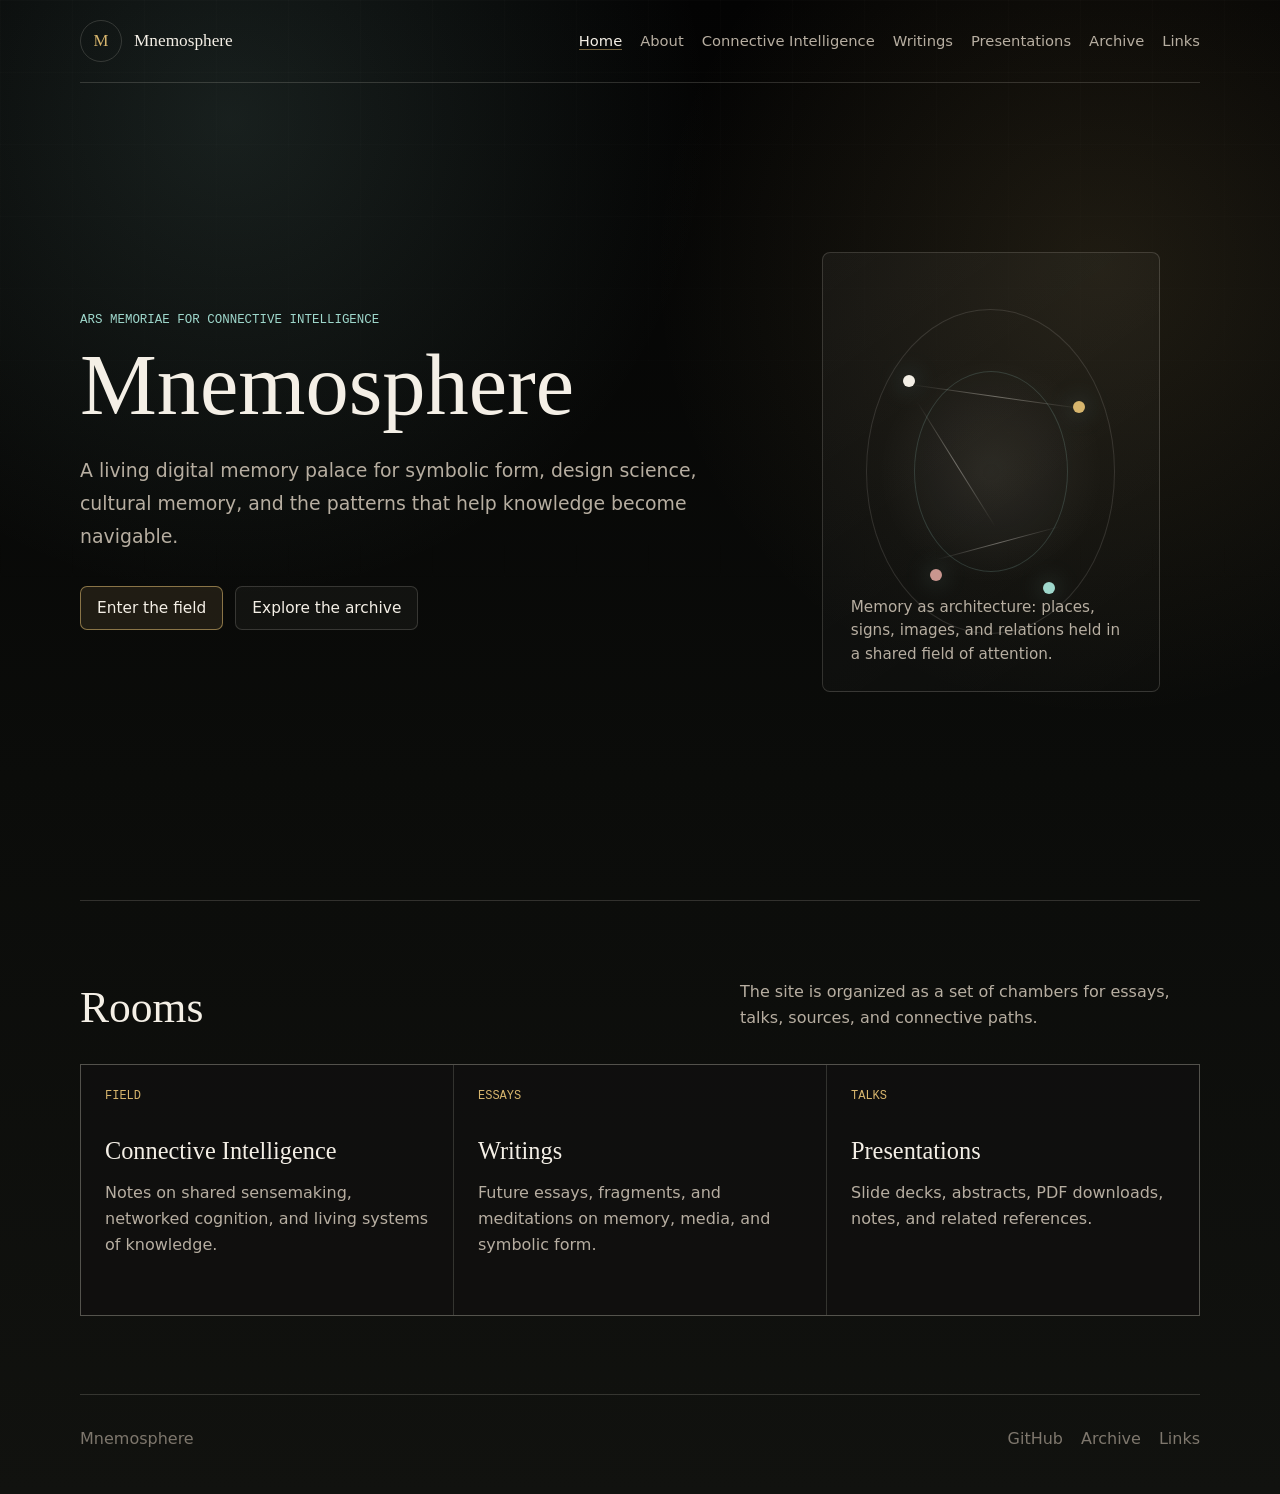
<file: index.html>
<!doctype html>
<html lang="en">
  <head>
    <meta charset="utf-8">
    <meta name="viewport" content="width=device-width, initial-scale=1">
    <title>Mnemosphere | A Living Digital Memory Palace</title>
    <meta
      name="description"
      content="Mnemosphere is a living archive of memory, symbolic form, design science, and connective intelligence."
    >
    <link rel="stylesheet" href="styles.css">
  </head>
  <body>
    <div class="page">
      <header class="topbar">
        <a class="brand" href="index.html" aria-label="Mnemosphere home">
          <span class="sigil">M</span>
          <span class="brand-name">Mnemosphere</span>
        </a>
        <nav class="nav" aria-label="Primary navigation">
          <a href="index.html" aria-current="page">Home</a>
          <a href="about.html">About</a>
          <a href="connective-intelligence.html">Connective Intelligence</a>
          <a href="writings.html">Writings</a>
          <a href="presentations.html">Presentations</a>
          <a href="archive.html">Archive</a>
          <a href="links.html">Links</a>
        </nav>
      </header>

      <main>
        <section class="hero" aria-label="Introduction">
          <div>
            <p class="kicker">Ars Memoriae for connective intelligence</p>
            <h1>Mnemosphere</h1>
            <p class="lede">
              A living digital memory palace for symbolic form, design science,
              cultural memory, and the patterns that help knowledge become
              navigable.
            </p>
            <div class="actions">
              <a class="button primary" href="about.html">Enter the field</a>
              <a class="button" href="archive.html">Explore the archive</a>
            </div>
          </div>

          <figure class="memory-map" aria-label="Abstract memory map">
            <span class="line a"></span>
            <span class="line b"></span>
            <span class="line c"></span>
            <span class="node one"></span>
            <span class="node two"></span>
            <span class="node three"></span>
            <span class="node four"></span>
            <figcaption class="map-label">
              Memory as architecture: places, signs, images, and relations held
              in a shared field of attention.
            </figcaption>
          </figure>
        </section>

        <section aria-labelledby="rooms-title">
          <div class="section-head">
            <h2 id="rooms-title">Rooms</h2>
            <p class="section-note">
              The site is organized as a set of chambers for essays, talks,
              sources, and connective paths.
            </p>
          </div>
          <div class="card-grid">
            <a class="card" href="connective-intelligence.html">
              <span class="meta">Field</span>
              <h3>Connective Intelligence</h3>
              <p>Notes on shared sensemaking, networked cognition, and living systems of knowledge.</p>
            </a>
            <a class="card" href="writings.html">
              <span class="meta">Essays</span>
              <h3>Writings</h3>
              <p>Future essays, fragments, and meditations on memory, media, and symbolic form.</p>
            </a>
            <a class="card" href="presentations.html">
              <span class="meta">Talks</span>
              <h3>Presentations</h3>
              <p>Slide decks, abstracts, PDF downloads, notes, and related references.</p>
            </a>
          </div>
        </section>
      </main>

      <footer>
        <span>Mnemosphere</span>
        <div class="footer-links">
          <a class="inline-link" href="https://github.com/bonnie-devarco/mnemosphere">GitHub</a>
          <a class="inline-link" href="archive.html">Archive</a>
          <a class="inline-link" href="links.html">Links</a>
        </div>
      </footer>
    </div>
  </body>
</html>
</file>
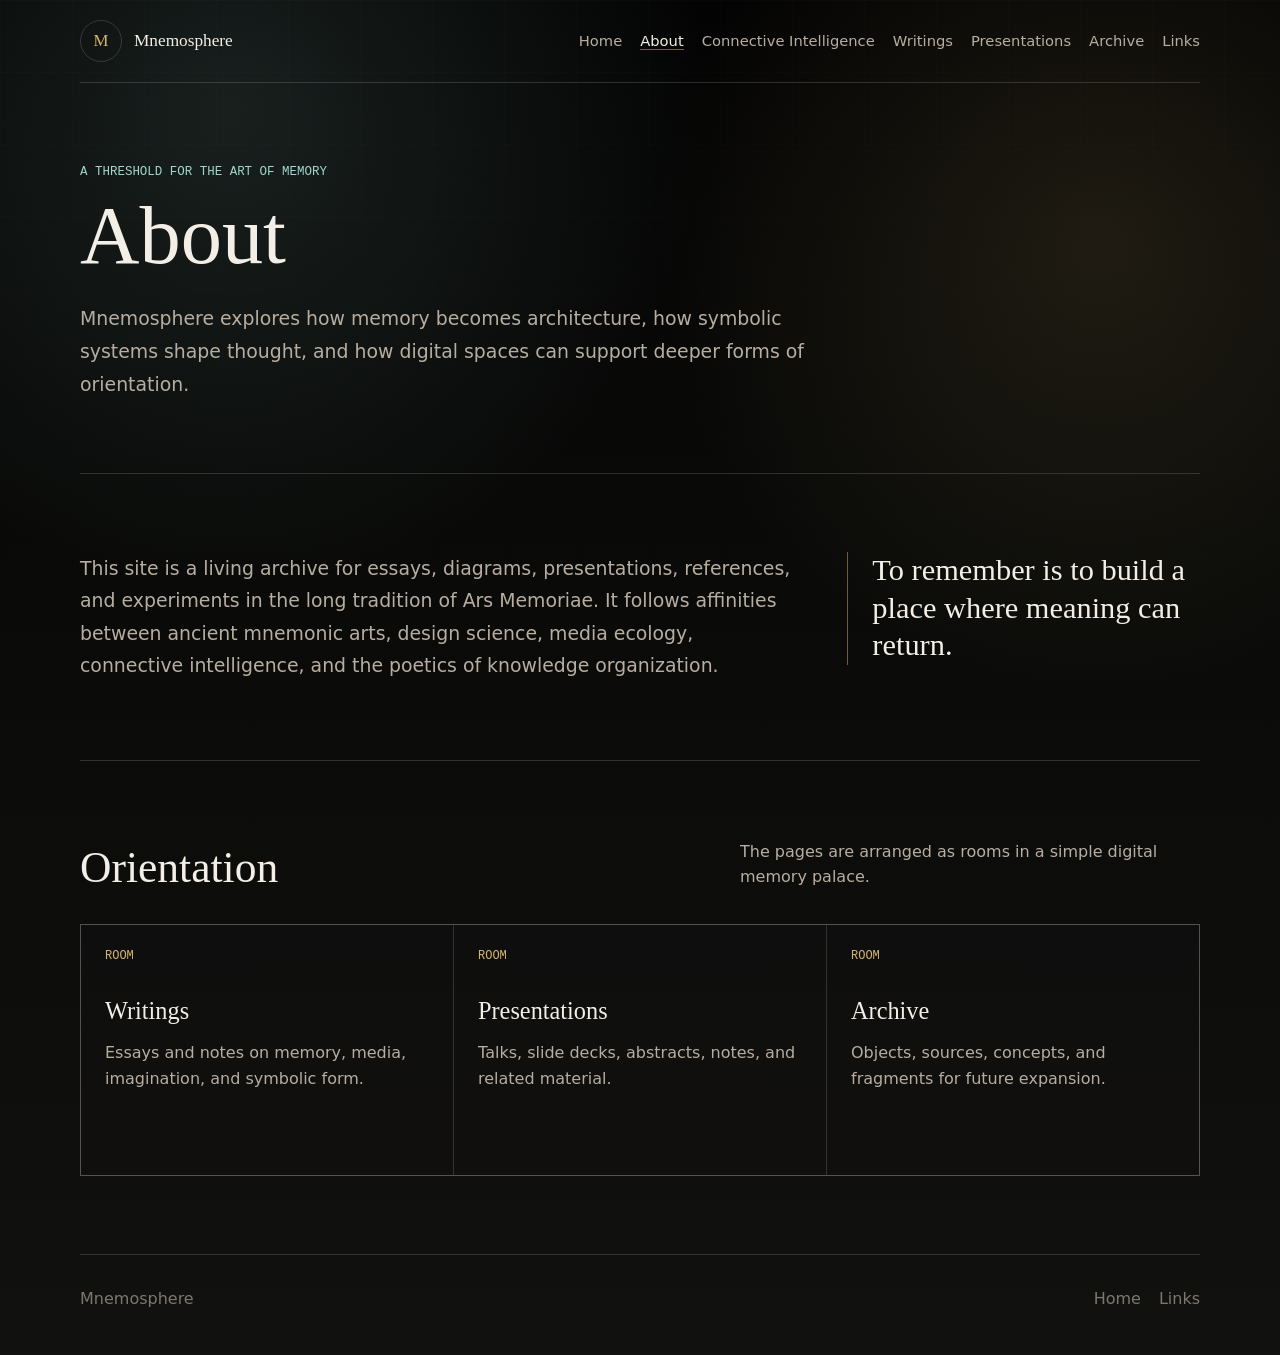
<file: about.html>
<!doctype html>
<html lang="en">
  <head>
    <meta charset="utf-8">
    <meta name="viewport" content="width=device-width, initial-scale=1">
    <title>About | Mnemosphere</title>
    <meta
      name="description"
      content="About Mnemosphere, a living digital memory palace for memory, symbolic form, design science, and connective intelligence."
    >
    <link rel="stylesheet" href="styles.css">
  </head>
  <body>
    <div class="page">
      <header class="topbar">
        <a class="brand" href="index.html" aria-label="Mnemosphere home">
          <span class="sigil">M</span>
          <span class="brand-name">Mnemosphere</span>
        </a>
        <nav class="nav" aria-label="Primary navigation">
          <a href="index.html">Home</a>
          <a href="about.html" aria-current="page">About</a>
          <a href="connective-intelligence.html">Connective Intelligence</a>
          <a href="writings.html">Writings</a>
          <a href="presentations.html">Presentations</a>
          <a href="archive.html">Archive</a>
          <a href="links.html">Links</a>
        </nav>
      </header>

      <main>
        <section class="page-hero">
          <p class="kicker">A threshold for the art of memory</p>
          <h1>About</h1>
          <p class="lede">
            Mnemosphere explores how memory becomes architecture, how symbolic
            systems shape thought, and how digital spaces can support deeper
            forms of orientation.
          </p>
        </section>

        <section class="content-section">
          <div class="two-column">
            <p class="wide-copy">
              This site is a living archive for essays, diagrams, presentations,
              references, and experiments in the long tradition of Ars Memoriae.
              It follows affinities between ancient mnemonic arts, design
              science, media ecology, connective intelligence, and the poetics of
              knowledge organization.
            </p>
            <blockquote class="quote">
              To remember is to build a place where meaning can return.
            </blockquote>
          </div>
        </section>

        <section class="content-section">
          <div class="section-head">
            <h2>Orientation</h2>
            <p class="section-note">
              The pages are arranged as rooms in a simple digital memory palace.
            </p>
          </div>
          <div class="card-grid">
            <a class="card" href="writings.html">
              <span class="meta">Room</span>
              <h3>Writings</h3>
              <p>Essays and notes on memory, media, imagination, and symbolic form.</p>
            </a>
            <a class="card" href="presentations.html">
              <span class="meta">Room</span>
              <h3>Presentations</h3>
              <p>Talks, slide decks, abstracts, notes, and related material.</p>
            </a>
            <a class="card" href="archive.html">
              <span class="meta">Room</span>
              <h3>Archive</h3>
              <p>Objects, sources, concepts, and fragments for future expansion.</p>
            </a>
          </div>
        </section>
      </main>

      <footer>
        <span>Mnemosphere</span>
        <div class="footer-links">
          <a class="inline-link" href="index.html">Home</a>
          <a class="inline-link" href="links.html">Links</a>
        </div>
      </footer>
    </div>
  </body>
</html>
</file>
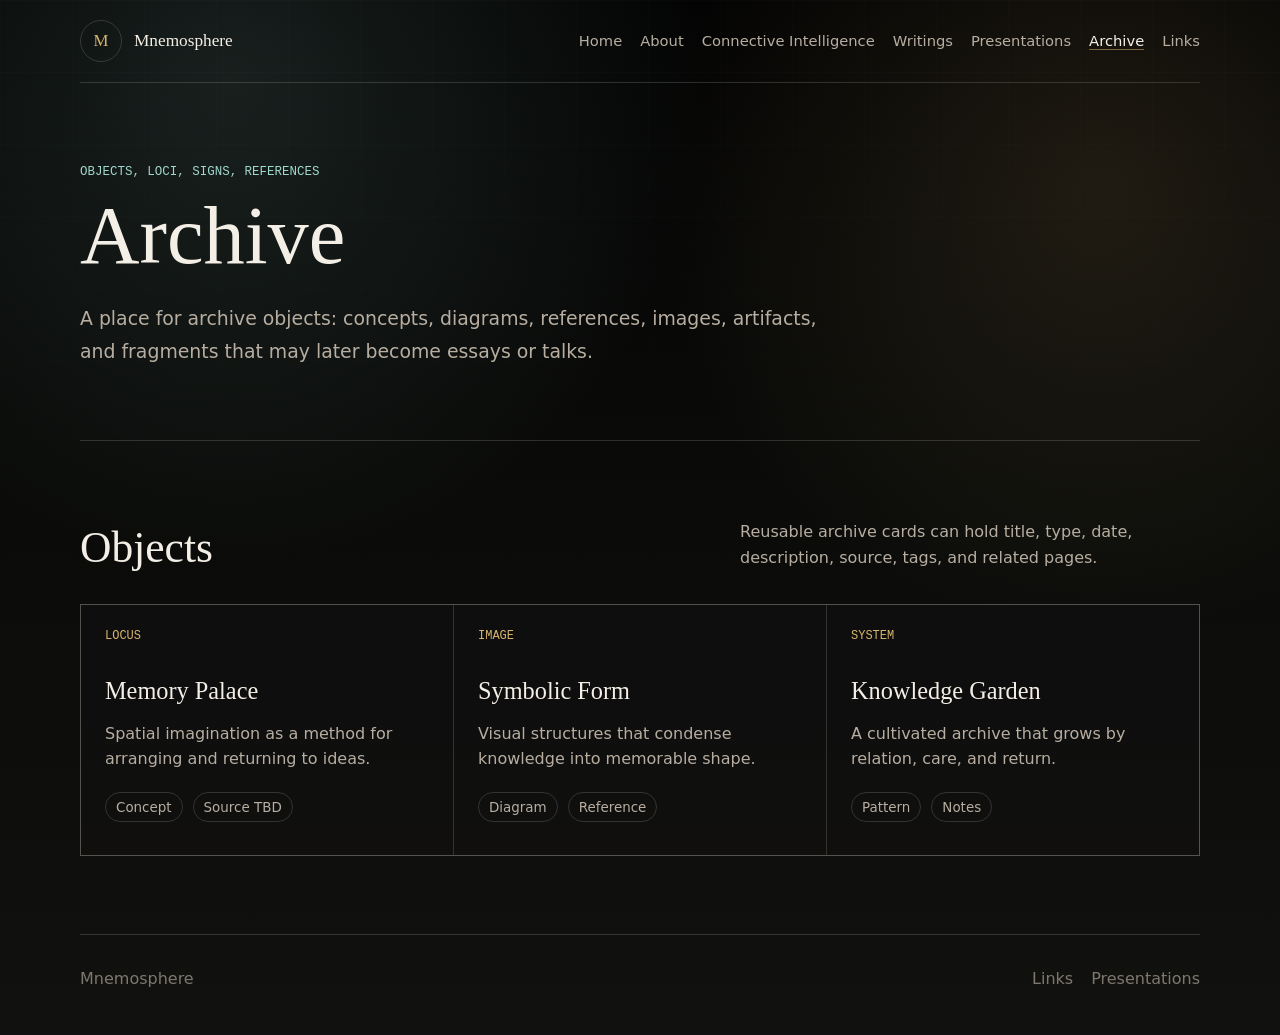
<file: archive.html>
<!doctype html>
<html lang="en">
  <head>
    <meta charset="utf-8">
    <meta name="viewport" content="width=device-width, initial-scale=1">
    <title>Archive | Mnemosphere</title>
    <meta
      name="description"
      content="Archive objects and reference placeholders for the Mnemosphere memory palace."
    >
    <link rel="stylesheet" href="styles.css">
  </head>
  <body>
    <div class="page">
      <header class="topbar">
        <a class="brand" href="index.html" aria-label="Mnemosphere home">
          <span class="sigil">M</span>
          <span class="brand-name">Mnemosphere</span>
        </a>
        <nav class="nav" aria-label="Primary navigation">
          <a href="index.html">Home</a>
          <a href="about.html">About</a>
          <a href="connective-intelligence.html">Connective Intelligence</a>
          <a href="writings.html">Writings</a>
          <a href="presentations.html">Presentations</a>
          <a href="archive.html" aria-current="page">Archive</a>
          <a href="links.html">Links</a>
        </nav>
      </header>

      <main>
        <section class="page-hero">
          <p class="kicker">Objects, loci, signs, references</p>
          <h1>Archive</h1>
          <p class="lede">
            A place for archive objects: concepts, diagrams, references, images,
            artifacts, and fragments that may later become essays or talks.
          </p>
        </section>

        <section class="content-section">
          <div class="section-head">
            <h2>Objects</h2>
            <p class="section-note">
              Reusable archive cards can hold title, type, date, description,
              source, tags, and related pages.
            </p>
          </div>
          <div class="card-grid">
            <article class="card">
              <span class="meta">Locus</span>
              <h3>Memory Palace</h3>
              <p>Spatial imagination as a method for arranging and returning to ideas.</p>
              <div class="card-links">
                <span class="tag">Concept</span>
                <span class="tag">Source TBD</span>
              </div>
            </article>
            <article class="card">
              <span class="meta">Image</span>
              <h3>Symbolic Form</h3>
              <p>Visual structures that condense knowledge into memorable shape.</p>
              <div class="card-links">
                <span class="tag">Diagram</span>
                <span class="tag">Reference</span>
              </div>
            </article>
            <article class="card">
              <span class="meta">System</span>
              <h3>Knowledge Garden</h3>
              <p>A cultivated archive that grows by relation, care, and return.</p>
              <div class="card-links">
                <span class="tag">Pattern</span>
                <span class="tag">Notes</span>
              </div>
            </article>
          </div>
        </section>
      </main>

      <footer>
        <span>Mnemosphere</span>
        <div class="footer-links">
          <a class="inline-link" href="links.html">Links</a>
          <a class="inline-link" href="presentations.html">Presentations</a>
        </div>
      </footer>
    </div>
  </body>
</html>
</file>
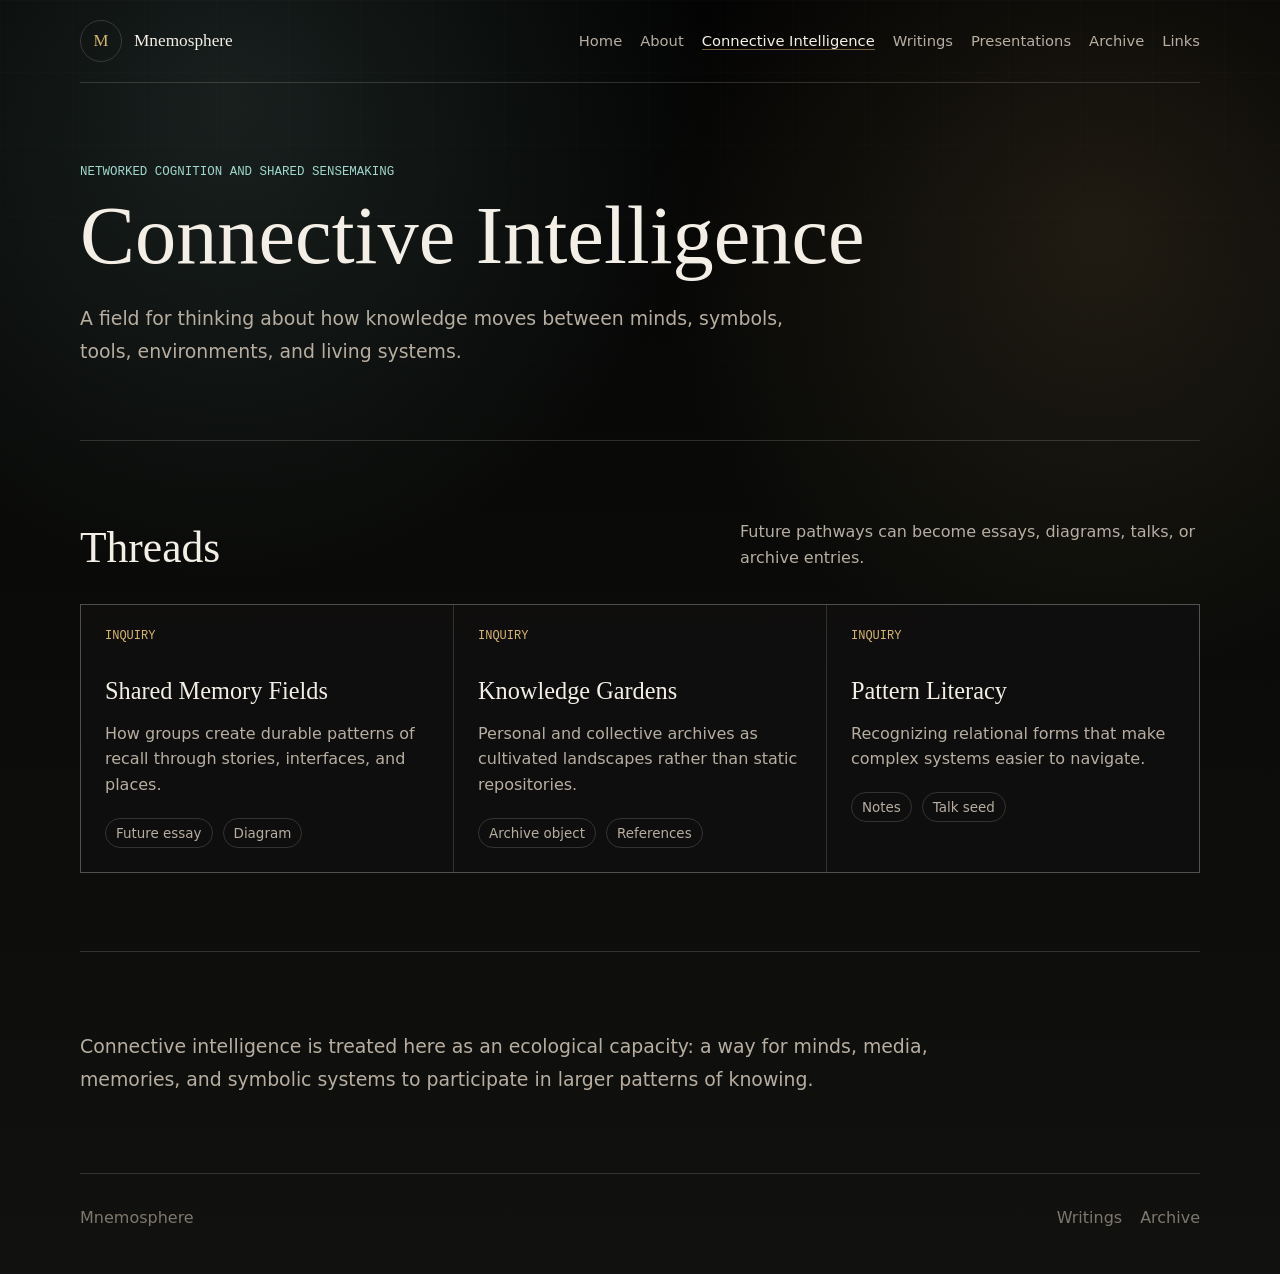
<file: connective-intelligence.html>
<!doctype html>
<html lang="en">
  <head>
    <meta charset="utf-8">
    <meta name="viewport" content="width=device-width, initial-scale=1">
    <title>Connective Intelligence | Mnemosphere</title>
    <meta
      name="description"
      content="Connective intelligence notes and pathways in the Mnemosphere archive."
    >
    <link rel="stylesheet" href="styles.css">
  </head>
  <body>
    <div class="page">
      <header class="topbar">
        <a class="brand" href="index.html" aria-label="Mnemosphere home">
          <span class="sigil">M</span>
          <span class="brand-name">Mnemosphere</span>
        </a>
        <nav class="nav" aria-label="Primary navigation">
          <a href="index.html">Home</a>
          <a href="about.html">About</a>
          <a href="connective-intelligence.html" aria-current="page">Connective Intelligence</a>
          <a href="writings.html">Writings</a>
          <a href="presentations.html">Presentations</a>
          <a href="archive.html">Archive</a>
          <a href="links.html">Links</a>
        </nav>
      </header>

      <main>
        <section class="page-hero">
          <p class="kicker">Networked cognition and shared sensemaking</p>
          <h1>Connective Intelligence</h1>
          <p class="lede">
            A field for thinking about how knowledge moves between minds,
            symbols, tools, environments, and living systems.
          </p>
        </section>

        <section class="content-section">
          <div class="section-head">
            <h2>Threads</h2>
            <p class="section-note">
              Future pathways can become essays, diagrams, talks, or archive entries.
            </p>
          </div>
          <div class="card-grid">
            <article class="card">
              <span class="meta">Inquiry</span>
              <h3>Shared Memory Fields</h3>
              <p>How groups create durable patterns of recall through stories, interfaces, and places.</p>
              <div class="card-links">
                <span class="tag">Future essay</span>
                <span class="tag">Diagram</span>
              </div>
            </article>
            <article class="card">
              <span class="meta">Inquiry</span>
              <h3>Knowledge Gardens</h3>
              <p>Personal and collective archives as cultivated landscapes rather than static repositories.</p>
              <div class="card-links">
                <span class="tag">Archive object</span>
                <span class="tag">References</span>
              </div>
            </article>
            <article class="card">
              <span class="meta">Inquiry</span>
              <h3>Pattern Literacy</h3>
              <p>Recognizing relational forms that make complex systems easier to navigate.</p>
              <div class="card-links">
                <span class="tag">Notes</span>
                <span class="tag">Talk seed</span>
              </div>
            </article>
          </div>
        </section>

        <section class="content-section">
          <p class="wide-copy">
            Connective intelligence is treated here as an ecological capacity:
            a way for minds, media, memories, and symbolic systems to participate
            in larger patterns of knowing.
          </p>
        </section>
      </main>

      <footer>
        <span>Mnemosphere</span>
        <div class="footer-links">
          <a class="inline-link" href="writings.html">Writings</a>
          <a class="inline-link" href="archive.html">Archive</a>
        </div>
      </footer>
    </div>
  </body>
</html>
</file>
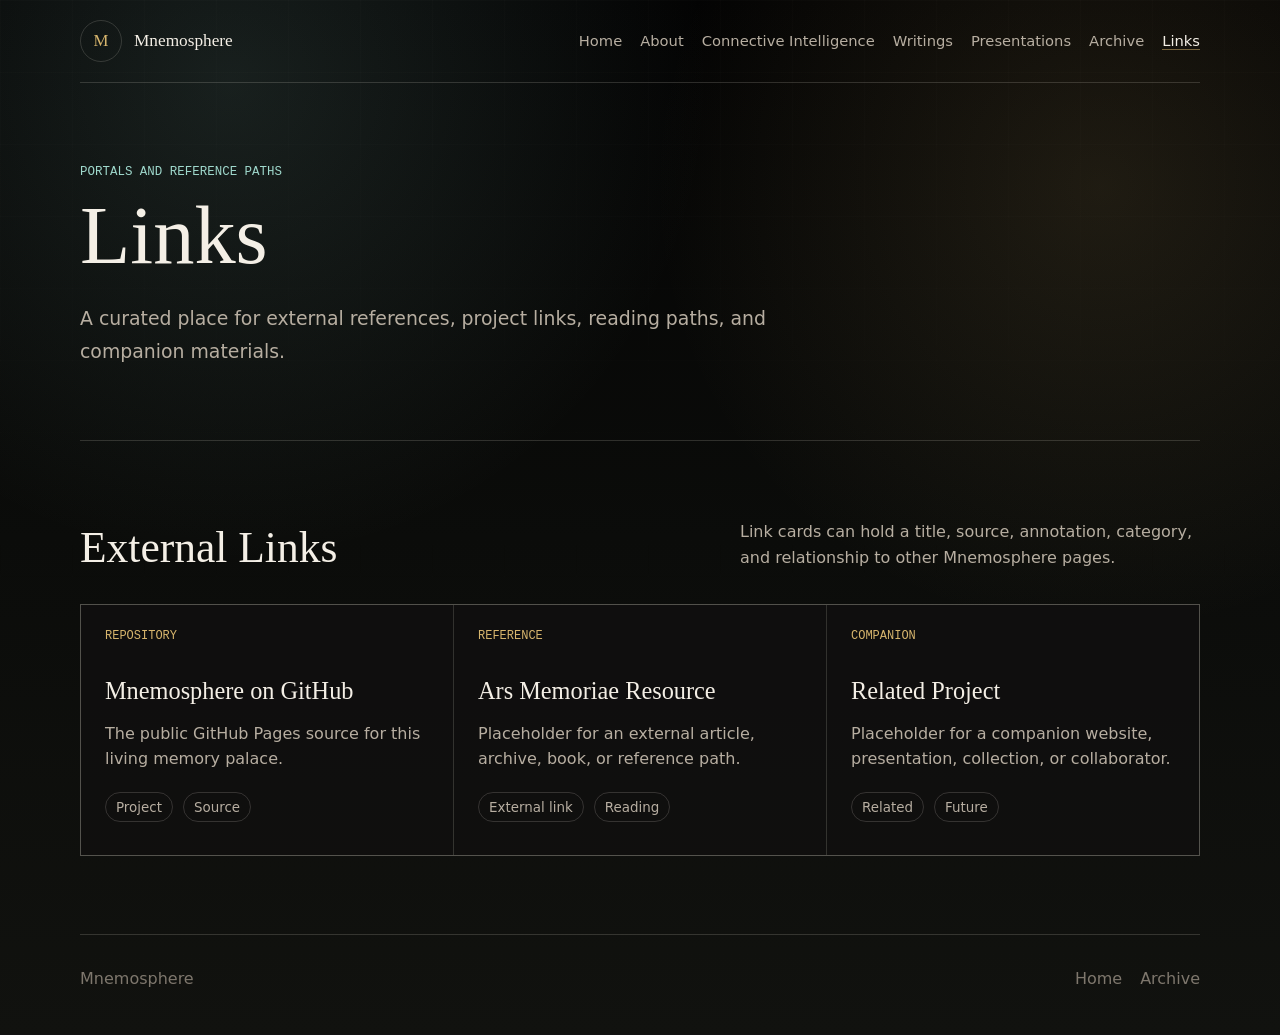
<file: links.html>
<!doctype html>
<html lang="en">
  <head>
    <meta charset="utf-8">
    <meta name="viewport" content="width=device-width, initial-scale=1">
    <title>Links | Mnemosphere</title>
    <meta
      name="description"
      content="External links and references for the Mnemosphere memory palace."
    >
    <link rel="stylesheet" href="styles.css">
  </head>
  <body>
    <div class="page">
      <header class="topbar">
        <a class="brand" href="index.html" aria-label="Mnemosphere home">
          <span class="sigil">M</span>
          <span class="brand-name">Mnemosphere</span>
        </a>
        <nav class="nav" aria-label="Primary navigation">
          <a href="index.html">Home</a>
          <a href="about.html">About</a>
          <a href="connective-intelligence.html">Connective Intelligence</a>
          <a href="writings.html">Writings</a>
          <a href="presentations.html">Presentations</a>
          <a href="archive.html">Archive</a>
          <a href="links.html" aria-current="page">Links</a>
        </nav>
      </header>

      <main>
        <section class="page-hero">
          <p class="kicker">Portals and reference paths</p>
          <h1>Links</h1>
          <p class="lede">
            A curated place for external references, project links, reading
            paths, and companion materials.
          </p>
        </section>

        <section class="content-section">
          <div class="section-head">
            <h2>External Links</h2>
            <p class="section-note">
              Link cards can hold a title, source, annotation, category, and
              relationship to other Mnemosphere pages.
            </p>
          </div>
          <div class="card-grid">
            <a class="card" href="https://github.com/bonnie-devarco/mnemosphere">
              <span class="meta">Repository</span>
              <h3>Mnemosphere on GitHub</h3>
              <p>The public GitHub Pages source for this living memory palace.</p>
              <div class="card-links">
                <span class="tag">Project</span>
                <span class="tag">Source</span>
              </div>
            </a>
            <article class="card">
              <span class="meta">Reference</span>
              <h3>Ars Memoriae Resource</h3>
              <p>Placeholder for an external article, archive, book, or reference path.</p>
              <div class="card-links">
                <span class="tag">External link</span>
                <span class="tag">Reading</span>
              </div>
            </article>
            <article class="card">
              <span class="meta">Companion</span>
              <h3>Related Project</h3>
              <p>Placeholder for a companion website, presentation, collection, or collaborator.</p>
              <div class="card-links">
                <span class="tag">Related</span>
                <span class="tag">Future</span>
              </div>
            </article>
          </div>
        </section>
      </main>

      <footer>
        <span>Mnemosphere</span>
        <div class="footer-links">
          <a class="inline-link" href="index.html">Home</a>
          <a class="inline-link" href="archive.html">Archive</a>
        </div>
      </footer>
    </div>
  </body>
</html>
</file>
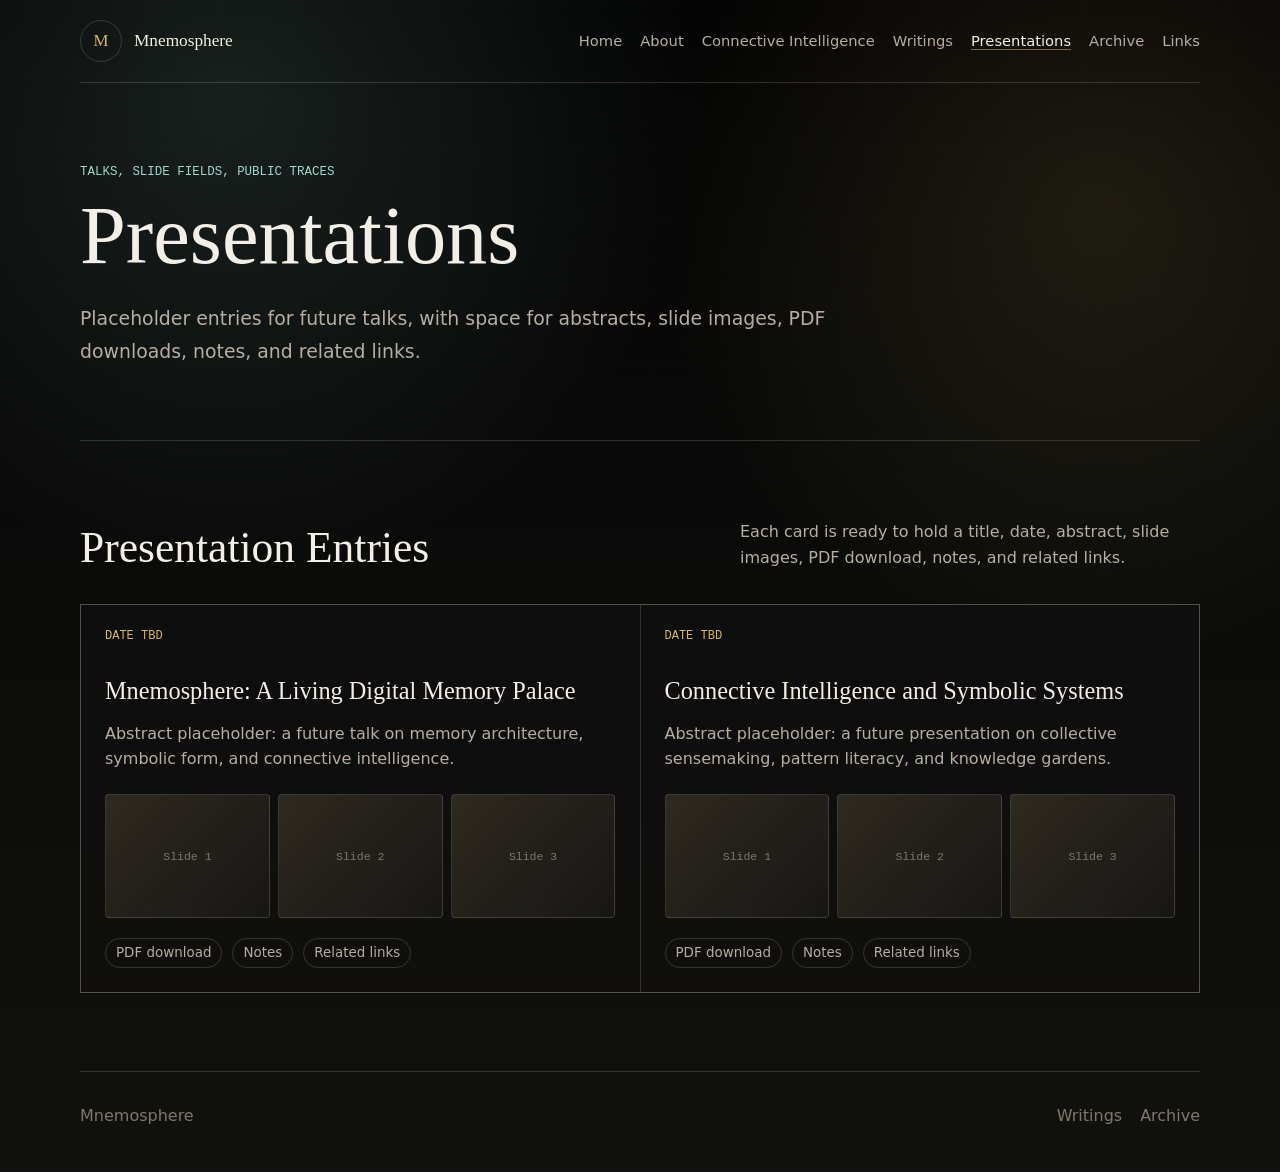
<file: presentations.html>
<!doctype html>
<html lang="en">
  <head>
    <meta charset="utf-8">
    <meta name="viewport" content="width=device-width, initial-scale=1">
    <title>Presentations | Mnemosphere</title>
    <meta
      name="description"
      content="Presentation placeholders for Mnemosphere talks, slide images, abstracts, PDFs, notes, and related links."
    >
    <link rel="stylesheet" href="styles.css">
  </head>
  <body>
    <div class="page">
      <header class="topbar">
        <a class="brand" href="index.html" aria-label="Mnemosphere home">
          <span class="sigil">M</span>
          <span class="brand-name">Mnemosphere</span>
        </a>
        <nav class="nav" aria-label="Primary navigation">
          <a href="index.html">Home</a>
          <a href="about.html">About</a>
          <a href="connective-intelligence.html">Connective Intelligence</a>
          <a href="writings.html">Writings</a>
          <a href="presentations.html" aria-current="page">Presentations</a>
          <a href="archive.html">Archive</a>
          <a href="links.html">Links</a>
        </nav>
      </header>

      <main>
        <section class="page-hero">
          <p class="kicker">Talks, slide fields, public traces</p>
          <h1>Presentations</h1>
          <p class="lede">
            Placeholder entries for future talks, with space for abstracts,
            slide images, PDF downloads, notes, and related links.
          </p>
        </section>

        <section class="content-section">
          <div class="section-head">
            <h2>Presentation Entries</h2>
            <p class="section-note">
              Each card is ready to hold a title, date, abstract, slide images,
              PDF download, notes, and related links.
            </p>
          </div>
          <div class="card-grid two">
            <article class="card presentation-card">
              <span class="meta">Date TBD</span>
              <h3>Mnemosphere: A Living Digital Memory Palace</h3>
              <p>
                Abstract placeholder: a future talk on memory architecture,
                symbolic form, and connective intelligence.
              </p>
              <div class="slide-strip" aria-label="Slide image placeholders">
                <span class="slide">Slide 1</span>
                <span class="slide">Slide 2</span>
                <span class="slide">Slide 3</span>
              </div>
              <div class="card-links">
                <span class="tag">PDF download</span>
                <span class="tag">Notes</span>
                <span class="tag">Related links</span>
              </div>
            </article>

            <article class="card presentation-card">
              <span class="meta">Date TBD</span>
              <h3>Connective Intelligence and Symbolic Systems</h3>
              <p>
                Abstract placeholder: a future presentation on collective
                sensemaking, pattern literacy, and knowledge gardens.
              </p>
              <div class="slide-strip" aria-label="Slide image placeholders">
                <span class="slide">Slide 1</span>
                <span class="slide">Slide 2</span>
                <span class="slide">Slide 3</span>
              </div>
              <div class="card-links">
                <span class="tag">PDF download</span>
                <span class="tag">Notes</span>
                <span class="tag">Related links</span>
              </div>
            </article>
          </div>
        </section>
      </main>

      <footer>
        <span>Mnemosphere</span>
        <div class="footer-links">
          <a class="inline-link" href="writings.html">Writings</a>
          <a class="inline-link" href="archive.html">Archive</a>
        </div>
      </footer>
    </div>
  </body>
</html>
</file>
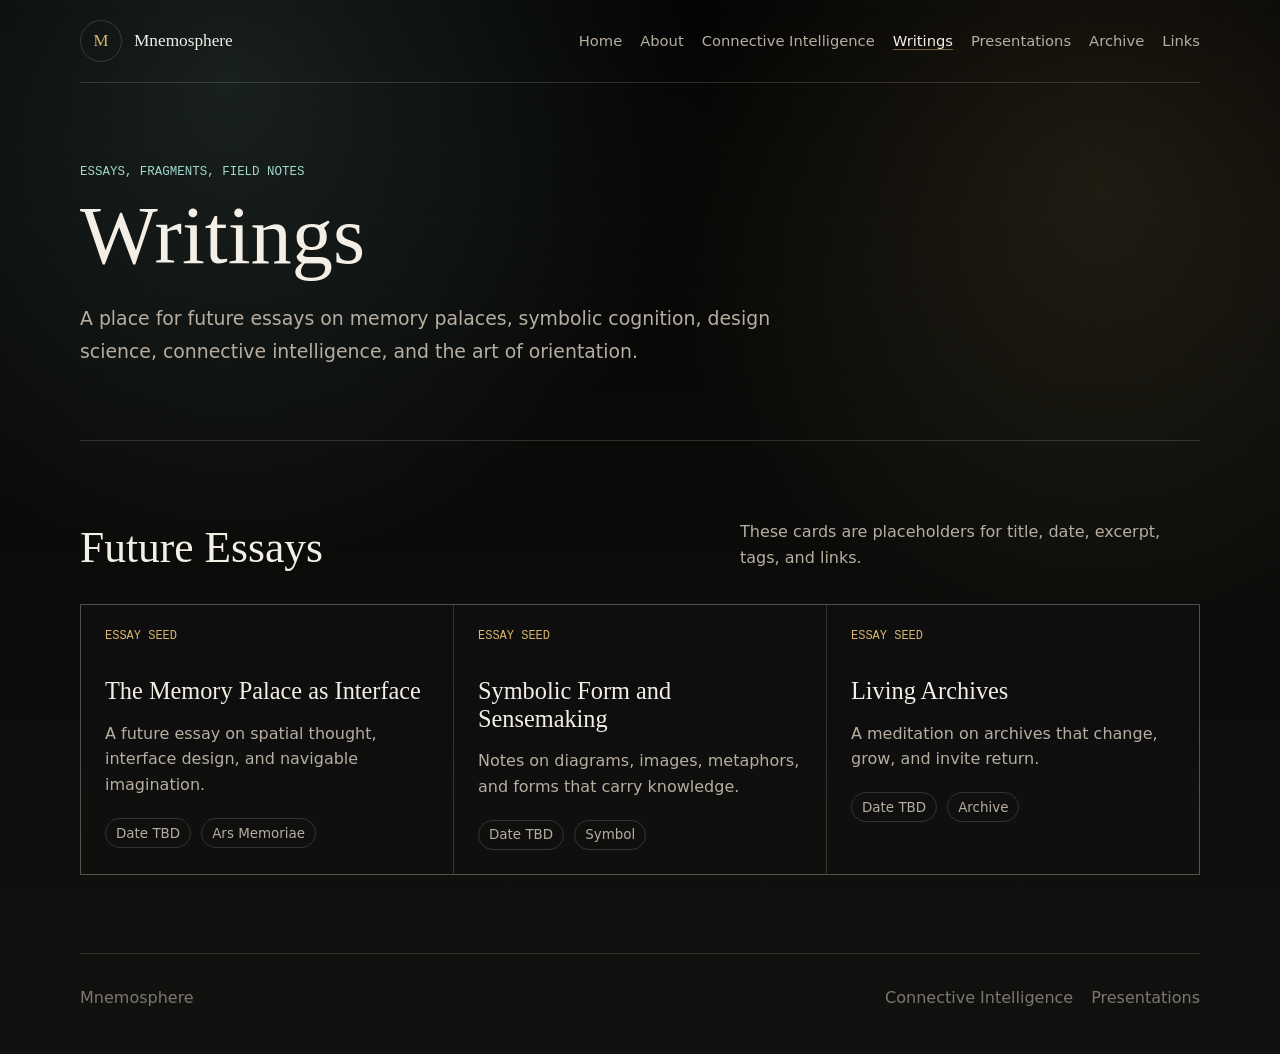
<file: writings.html>
<!doctype html>
<html lang="en">
  <head>
    <meta charset="utf-8">
    <meta name="viewport" content="width=device-width, initial-scale=1">
    <title>Writings | Mnemosphere</title>
    <meta
      name="description"
      content="Future essays and fragments from the Mnemosphere memory palace."
    >
    <link rel="stylesheet" href="styles.css">
  </head>
  <body>
    <div class="page">
      <header class="topbar">
        <a class="brand" href="index.html" aria-label="Mnemosphere home">
          <span class="sigil">M</span>
          <span class="brand-name">Mnemosphere</span>
        </a>
        <nav class="nav" aria-label="Primary navigation">
          <a href="index.html">Home</a>
          <a href="about.html">About</a>
          <a href="connective-intelligence.html">Connective Intelligence</a>
          <a href="writings.html" aria-current="page">Writings</a>
          <a href="presentations.html">Presentations</a>
          <a href="archive.html">Archive</a>
          <a href="links.html">Links</a>
        </nav>
      </header>

      <main>
        <section class="page-hero">
          <p class="kicker">Essays, fragments, field notes</p>
          <h1>Writings</h1>
          <p class="lede">
            A place for future essays on memory palaces, symbolic cognition,
            design science, connective intelligence, and the art of orientation.
          </p>
        </section>

        <section class="content-section">
          <div class="section-head">
            <h2>Future Essays</h2>
            <p class="section-note">
              These cards are placeholders for title, date, excerpt, tags, and links.
            </p>
          </div>
          <div class="card-grid">
            <article class="card">
              <span class="meta">Essay seed</span>
              <h3>The Memory Palace as Interface</h3>
              <p>A future essay on spatial thought, interface design, and navigable imagination.</p>
              <div class="card-links">
                <span class="tag">Date TBD</span>
                <span class="tag">Ars Memoriae</span>
              </div>
            </article>
            <article class="card">
              <span class="meta">Essay seed</span>
              <h3>Symbolic Form and Sensemaking</h3>
              <p>Notes on diagrams, images, metaphors, and forms that carry knowledge.</p>
              <div class="card-links">
                <span class="tag">Date TBD</span>
                <span class="tag">Symbol</span>
              </div>
            </article>
            <article class="card">
              <span class="meta">Essay seed</span>
              <h3>Living Archives</h3>
              <p>A meditation on archives that change, grow, and invite return.</p>
              <div class="card-links">
                <span class="tag">Date TBD</span>
                <span class="tag">Archive</span>
              </div>
            </article>
          </div>
        </section>
      </main>

      <footer>
        <span>Mnemosphere</span>
        <div class="footer-links">
          <a class="inline-link" href="connective-intelligence.html">Connective Intelligence</a>
          <a class="inline-link" href="presentations.html">Presentations</a>
        </div>
      </footer>
    </div>
  </body>
</html>
</file>
<file: styles.css>
:root {
  color-scheme: dark;
  --ink: #f4efe6;
  --muted: #b7aea1;
  --quiet: #7e776d;
  --black: #050504;
  --deep: #10120f;
  --panel: rgba(5, 5, 4, 0.76);
  --line: rgba(244, 239, 230, 0.16);
  --gold: #d7b56d;
  --aqua: #9fd8cc;
  --rose: #c9968f;
  --max: 1120px;
}

* {
  box-sizing: border-box;
}

html {
  scroll-behavior: smooth;
}

body {
  margin: 0;
  min-height: 100vh;
  background:
    radial-gradient(circle at 18% 8%, rgba(159, 216, 204, 0.13), transparent 30rem),
    radial-gradient(circle at 86% 18%, rgba(215, 181, 109, 0.12), transparent 28rem),
    linear-gradient(180deg, #030303 0%, #0b0c0a 52%, #11120f 100%);
  color: var(--ink);
  font-family:
    Optima, Candara, "Noto Sans", "Source Sans Pro", system-ui, -apple-system,
    BlinkMacSystemFont, "Segoe UI", sans-serif;
  letter-spacing: 0;
}

body::before {
  content: "";
  position: fixed;
  inset: 0;
  z-index: -1;
  opacity: 0.46;
  background-image:
    linear-gradient(rgba(244, 239, 230, 0.04) 1px, transparent 1px),
    linear-gradient(90deg, rgba(244, 239, 230, 0.035) 1px, transparent 1px);
  background-size: 72px 72px;
  mask-image: linear-gradient(to bottom, black, transparent 88%);
}

a {
  color: inherit;
  text-decoration: none;
}

.page {
  width: min(var(--max), calc(100% - 40px));
  margin: 0 auto;
}

.topbar {
  display: flex;
  align-items: center;
  justify-content: space-between;
  min-height: 82px;
  gap: 24px;
}

.brand {
  display: inline-flex;
  align-items: center;
  gap: 12px;
  min-width: max-content;
}

.sigil {
  display: inline-grid;
  place-items: center;
  width: 42px;
  height: 42px;
  border: 1px solid var(--line);
  border-radius: 50%;
  color: var(--gold);
  font-family: Georgia, "Times New Roman", serif;
  font-size: 1.05rem;
}

.brand-name {
  color: var(--ink);
  font-family: Georgia, "Times New Roman", serif;
  font-size: 1.08rem;
}

.nav {
  display: flex;
  flex-wrap: wrap;
  justify-content: flex-end;
  gap: 14px 18px;
  color: var(--muted);
  font-size: 0.92rem;
}

.nav a {
  border-bottom: 1px solid transparent;
}

.nav a:hover,
.nav a[aria-current="page"],
.inline-link:hover {
  color: var(--ink);
  border-color: rgba(215, 181, 109, 0.52);
}

.hero {
  display: grid;
  grid-template-columns: minmax(0, 1.05fr) minmax(280px, 0.68fr);
  gap: 56px;
  align-items: center;
  min-height: calc(100vh - 82px);
  padding: 48px 0 88px;
}

.page-hero {
  padding: 82px 0 72px;
  border-top: 1px solid var(--line);
}

.kicker {
  margin: 0 0 18px;
  color: var(--aqua);
  font-family: ui-monospace, SFMono-Regular, Menlo, Monaco, Consolas, monospace;
  font-size: 0.78rem;
  text-transform: uppercase;
}

h1,
h2,
h3 {
  margin: 0;
  font-family: Georgia, "Times New Roman", serif;
  font-weight: 500;
}

h1 {
  max-width: 820px;
  font-size: 5.4rem;
  line-height: 0.94;
  overflow-wrap: break-word;
}

.page-hero h1 {
  font-size: 5.15rem;
}

.lede {
  max-width: 760px;
  margin: 28px 0 0;
  color: var(--muted);
  font-size: 1.18rem;
  line-height: 1.74;
}

.actions {
  display: flex;
  flex-wrap: wrap;
  gap: 12px;
  margin-top: 34px;
}

.button {
  display: inline-flex;
  align-items: center;
  justify-content: center;
  min-height: 44px;
  padding: 0 16px;
  border: 1px solid var(--line);
  border-radius: 7px;
  background: rgba(244, 239, 230, 0.04);
  color: var(--ink);
  font-size: 0.96rem;
}

.button.primary {
  border-color: rgba(215, 181, 109, 0.58);
  background: rgba(215, 181, 109, 0.11);
}

.button:hover {
  border-color: rgba(244, 239, 230, 0.36);
}

.memory-map {
  position: relative;
  min-height: 440px;
  border: 1px solid var(--line);
  border-radius: 8px;
  overflow: hidden;
  background:
    radial-gradient(circle at 50% 50%, rgba(244, 239, 230, 0.08), transparent 7rem),
    linear-gradient(145deg, rgba(255, 255, 255, 0.045), rgba(255, 255, 255, 0.01));
}

.memory-map::before,
.memory-map::after {
  content: "";
  position: absolute;
  inset: 13%;
  border: 1px solid rgba(244, 239, 230, 0.13);
  border-radius: 50%;
}

.memory-map::after {
  inset: 27%;
  border-color: rgba(159, 216, 204, 0.18);
}

.node {
  position: absolute;
  width: 12px;
  height: 12px;
  border-radius: 50%;
  background: var(--ink);
  box-shadow: 0 0 24px rgba(159, 216, 204, 0.42);
}

.node.one {
  left: 24%;
  top: 28%;
}

.node.two {
  right: 22%;
  top: 34%;
  background: var(--gold);
}

.node.three {
  left: 32%;
  bottom: 25%;
  background: var(--rose);
}

.node.four {
  right: 31%;
  bottom: 22%;
  background: var(--aqua);
}

.line {
  position: absolute;
  height: 1px;
  background: linear-gradient(90deg, transparent, rgba(244, 239, 230, 0.38), transparent);
  transform-origin: left center;
}

.line.a {
  left: 26%;
  top: 30%;
  width: 52%;
  transform: rotate(8deg);
}

.line.b {
  left: 34%;
  top: 70%;
  width: 38%;
  transform: rotate(-15deg);
}

.line.c {
  left: 28%;
  top: 34%;
  width: 44%;
  transform: rotate(58deg);
}

.map-label {
  position: absolute;
  left: 28px;
  right: 28px;
  bottom: 24px;
  margin: 0;
  color: var(--muted);
  font-size: 0.95rem;
  line-height: 1.55;
}

section,
.content-section {
  padding: 78px 0;
  border-top: 1px solid var(--line);
}

.section-head {
  display: flex;
  align-items: end;
  justify-content: space-between;
  gap: 32px;
  margin-bottom: 34px;
}

h2 {
  font-size: 2.72rem;
  line-height: 1.06;
}

.section-note {
  max-width: 460px;
  margin: 0;
  color: var(--muted);
  line-height: 1.6;
}

.wide-copy {
  max-width: 880px;
  margin: 0;
  color: var(--muted);
  font-size: 1.18rem;
  line-height: 1.72;
}

.two-column {
  display: grid;
  grid-template-columns: minmax(0, 0.9fr) minmax(260px, 0.44fr);
  gap: 46px;
  align-items: start;
}

.quote {
  margin: 0;
  padding-left: 24px;
  border-left: 1px solid rgba(215, 181, 109, 0.48);
  color: var(--ink);
  font-family: Georgia, "Times New Roman", serif;
  font-size: 1.9rem;
  line-height: 1.24;
}

.card-grid {
  display: grid;
  grid-template-columns: repeat(3, 1fr);
  gap: 1px;
  border: 1px solid var(--line);
  background: var(--line);
}

.card-grid.two {
  grid-template-columns: repeat(2, 1fr);
}

.card {
  min-height: 250px;
  padding: 24px;
  background: var(--panel);
}

.card:hover {
  background: rgba(11, 13, 11, 0.88);
}

.card .meta {
  display: block;
  color: var(--gold);
  font-family: ui-monospace, SFMono-Regular, Menlo, Monaco, Consolas, monospace;
  font-size: 0.75rem;
  text-transform: uppercase;
}

.card h3 {
  margin-top: 34px;
  font-size: 1.52rem;
  line-height: 1.12;
}

.card p {
  margin: 16px 0 0;
  color: var(--muted);
  line-height: 1.62;
}

.card-links {
  display: flex;
  flex-wrap: wrap;
  gap: 10px;
  margin-top: 20px;
}

.tag {
  display: inline-flex;
  align-items: center;
  min-height: 30px;
  padding: 0 10px;
  border: 1px solid var(--line);
  border-radius: 999px;
  color: var(--muted);
  font-size: 0.84rem;
}

.presentation-card {
  min-height: 360px;
}

.slide-strip {
  display: grid;
  grid-template-columns: repeat(3, 1fr);
  gap: 8px;
  margin-top: 22px;
}

.slide {
  display: grid;
  place-items: center;
  aspect-ratio: 4 / 3;
  border: 1px solid rgba(244, 239, 230, 0.13);
  border-radius: 4px;
  background:
    linear-gradient(135deg, rgba(215, 181, 109, 0.12), transparent),
    rgba(244, 239, 230, 0.035);
  color: var(--quiet);
  font-family: ui-monospace, SFMono-Regular, Menlo, Monaco, Consolas, monospace;
  font-size: 0.72rem;
}

.list {
  display: grid;
  gap: 1px;
  border: 1px solid var(--line);
  background: var(--line);
}

.list-item {
  display: grid;
  grid-template-columns: 128px 1fr;
  gap: 22px;
  padding: 22px;
  background: var(--panel);
}

.list-item span {
  color: var(--quiet);
  font-family: ui-monospace, SFMono-Regular, Menlo, Monaco, Consolas, monospace;
  font-size: 0.75rem;
  text-transform: uppercase;
}

.list-item strong {
  color: var(--ink);
  font-weight: 500;
}

.list-item p {
  margin: 6px 0 0;
  color: var(--muted);
  line-height: 1.56;
}

footer {
  display: flex;
  align-items: center;
  justify-content: space-between;
  gap: 24px;
  padding: 34px 0 46px;
  color: var(--quiet);
  border-top: 1px solid var(--line);
}

.footer-links {
  display: flex;
  flex-wrap: wrap;
  gap: 18px;
}

@media (max-width: 940px) {
  .topbar {
    align-items: flex-start;
    flex-direction: column;
    padding: 20px 0;
  }

  .nav {
    justify-content: flex-start;
  }

  .hero,
  .two-column {
    grid-template-columns: 1fr;
  }

  .hero > * {
    min-width: 0;
  }

  .hero {
    min-height: auto;
  }

  h1 {
    font-size: 4.65rem;
  }

  .page-hero h1 {
    font-size: 4.15rem;
  }

  h2 {
    font-size: 2.42rem;
  }

  .quote {
    font-size: 1.8rem;
  }

  .card-grid,
  .card-grid.two {
    grid-template-columns: repeat(2, 1fr);
  }
}

@media (max-width: 640px) {
  .page {
    width: min(100% - 28px, var(--max));
  }

  .hero {
    padding: 34px 0 68px;
    gap: 34px;
  }

  h1,
  .page-hero h1 {
    font-size: clamp(2.7rem, 2.95rem, 3.05rem);
  }

  .lede,
  .wide-copy {
    font-size: 1.08rem;
  }

  h2 {
    font-size: 2.02rem;
  }

  .page-hero {
    padding: 56px 0 58px;
  }

  .memory-map {
    min-height: 340px;
  }

  .actions,
  footer,
  .section-head {
    align-items: flex-start;
    flex-direction: column;
  }

  .button {
    width: 100%;
  }

  .card-grid,
  .card-grid.two,
  .list-item {
    grid-template-columns: 1fr;
  }

  section,
  .content-section {
    padding: 58px 0;
  }
}

@media (max-width: 360px) {
  h1,
  .page-hero h1 {
    font-size: clamp(2.34rem, 2.48rem, 2.58rem);
  }
}
</file>
